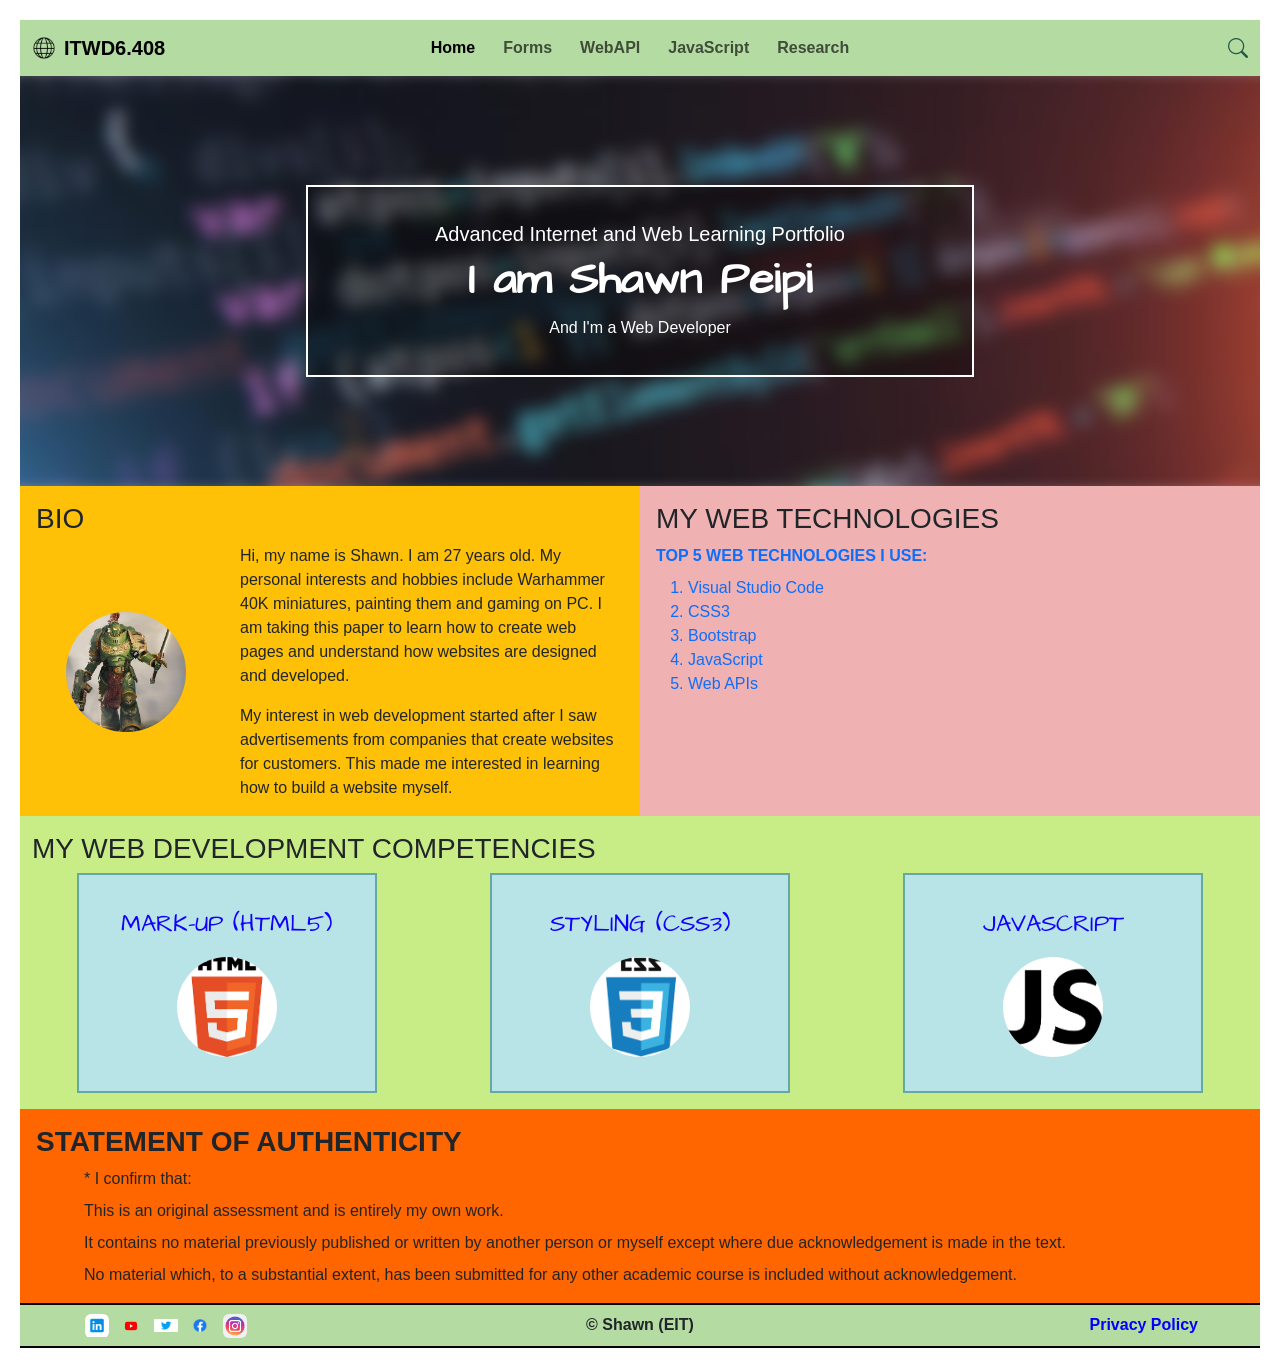
<file: index.html>
<!doctype html>
<html lang="en">

<head>
  <meta charset="utf-8">

  <!-- Makes the website resize correctly on mobile devices -->
  <meta name="viewport" content="width=device-width, initial-scale=1">

  <title>Assignment 1</title>

  <!-- Bootstrap CSS:
       Provides the responsive grid, spacing, colours and components -->
  <link href="https://cdn.jsdelivr.net/npm/bootstrap@5.3.8/dist/css/bootstrap.min.css" rel="stylesheet"
    integrity="sha384-sRIl4kxILFvY47J16cr9ZwB07vP4J8+LH7qKQnuqkuIAvNWLzeN8tE5YBujZqJLB" crossorigin="anonymous">

  <!-- Bootstrap Icons:
       Required for icons such as the search magnifier -->
  <link rel="stylesheet" href="https://cdn.jsdelivr.net/npm/bootstrap-icons@1.13.1/font/bootstrap-icons.min.css">

  <!-- Your custom CSS:
       This is placed after Bootstrap so your styles can override Bootstrap -->
  <link href="custom.css" rel="stylesheet">

  <link rel="preconnect" href="https://fonts.googleapis.com">
  <link rel="preconnect" href="https://fonts.gstatic.com" crossorigin>
  <link href="https://fonts.googleapis.com/css2?family=Architects+Daughter&display=swap" rel="stylesheet">

</head>

<body>

  <!-- =========================
       NAVIGATION BAR
  ========================== -->
    <!-- =========================
       NAVIGATION BAR
       The same links are used on desktop and inside the mobile hamburger menu.
  ========================== -->
  <header>
    <nav class="navbar navbar-expand-lg custom-navbar">
      <div class="container-fluid">

        <!-- Website logo/name links back to the Home page -->
        <a class="navbar-brand d-flex align-items-center" href="index.html">
          <img src="images/global.png" alt="Global logo" class="me-2 navbar-logo">
          ITWD6.408
        </a>

        <!-- Mobile hamburger button -->
        <button class="navbar-toggler" type="button"
          data-bs-toggle="collapse"
          data-bs-target="#navbarSupportedContent"
          aria-controls="navbarSupportedContent"
          aria-expanded="false"
          aria-label="Toggle navigation">
          <span class="navbar-toggler-icon"></span>
        </button>

        <!--
          This is the ONE navigation menu used by both desktop and mobile.
          Bootstrap collapses these links into the hamburger menu on small screens.
        -->
        <div class="collapse navbar-collapse justify-content-center" id="navbarSupportedContent">

          <ul class="navbar-nav justify-content-center mb-2 mb-lg-0">
          <li class="nav-item">
            <a class="nav-link active" aria-current="page" href="index.html">Home</a>
          </li>

          <li class="nav-item">
            <a class="nav-link" href="formpage.html">Forms</a>
          </li>

          <li class="nav-item">
            <a class="nav-link" href="webapi.html">WebAPI</a>
          </li>

          <li class="nav-item">
            <a class="nav-link" href="java.html">JavaScript</a>
          </li>

          <li class="nav-item">
            <a class="nav-link" href="research.html">Research</a>
          </li>
          </ul>

          <!-- Search icon -->
          <div class="ms-auto d-flex align-items-center">
            <a href="#" class="nav-link" aria-label="Search">
              <i class="bi bi-search fs-5"></i>
            </a>
          </div>

        </div>
      </div>
    </nav>
  </header>


  <main id="home">

    <!-- =========================
         HERO SECTION
    ========================== -->

    <!--
      container-fluid = full-width section
      d-flex = uses Flexbox
      justify-content-center = horizontal centring
      align-items-center = vertical centring
    -->
    <section id="hero" class="container-fluid d-flex justify-content-center align-items-center">

      <!--
        text-center = centres the text
        text-white = changes text to white
      -->
      <div class="hero-box text-center text-white">

        <h5>
          Advanced Internet and Web Learning Portfolio
        </h5>

        <!-- fw-bold makes the heading bold -->
        <h1 class="fw-bold">
          I am Shawn Peipi
        </h1>

        <p class="mb-0">
          And I'm a Web Developer
        </p>

      </div>
    </section>


    <!-- =========================
         BIO AND TECHNOLOGIES
    ========================== -->

    <!--
      container-fluid = full-width section
      p-0 = removes Bootstrap padding
    -->
    <section id="aboutme" class="container-fluid p-0">

      <!--
        row = creates a Bootstrap grid row
        g-0 = removes spacing between columns
      -->
      <div class="row g-0">

        <!--
          col-12 = full width on mobile
          col-md-6 = half width on medium screens and larger
          bg-warning = Bootstrap yellow background
          p-3 = padding on all sides
        -->
        <div class="col-12 col-md-6 bg-warning p-3">

          <h3 class="text-uppercase">
            Bio
          </h3>

          <!--
            row = nested Bootstrap row
            align-items-center = vertically centres the image and text
          -->
          <div class="row align-items-center">

            <!--
              col-12 = full width on very small screens
              col-sm-4 = four columns wide from small screens upwards
              text-center = centres the image
              mb-3 = bottom margin on mobile
              mb-sm-0 = removes bottom margin on larger screens
            -->
            <div class="col-12 col-sm-4 text-center mb-3 mb-sm-0">

              <!--
                img-fluid = makes the image responsive
                rounded-circle = makes the image circular
              -->
              <img src="images/profile.jpg" class="img-fluid rounded-circle profile-image" alt="Profile picture">
            </div>

            <!-- Bio text takes eight of the twelve columns -->
            <div class="col-12 col-sm-8">

              <p>
                Hi, my name is Shawn. I am 27 years old. My personal interests
                and hobbies include Warhammer 40K miniatures, painting them and
                gaming on PC. I am taking this paper to learn how to create web
                pages and understand how websites are designed and developed.
              </p>

              <p class="mb-0">
                My interest in web development started after I saw advertisements
                from companies that create websites for customers. This made me
                interested in learning how to build a website myself.
              </p>

            </div>
          </div>
        </div>


        <!-- MY WEB TECHNOLOGIES -->
        <div class="col-12 col-md-6 technologies-section p-3">

          <h3 class="text-uppercase">
            My Web Technologies
          </h3>

          <!--
            text-primary = Bootstrap blue
            fw-bold = bold
            text-uppercase = changes text to uppercase
            mb-2 = small bottom margin
          -->
          <p class="text-primary fw-bold text-uppercase mb-2">
            Top 5 Web Technologies I Use:
          </p>

          <!-- Ordered numbered list -->
          <ol class="text-primary">
            <li>Visual Studio Code</li>
            <li>CSS3</li>
            <li>Bootstrap</li>
            <li>JavaScript</li>
            <li>Web APIs</li>
          </ol>

        </div>
      </div>
    </section>


    <!-- =========================
         COMPETENCIES SECTION
    ========================== -->

    <!--
      container-fluid = full page width
      py-3 = vertical padding
    -->
    <section id="competencies" class="container-fluid py-3">

      <h3 class="text-uppercase">
        My Web Development Competencies
      </h3>

      <!--
        row = Bootstrap grid row
        g-4 = spacing between columns
        justify-content-center = centres the columns
      -->
      <div class="row g-4 justify-content-center">

        <!--
          col-12 = full width on mobile
          col-md-4 = one-third width on medium screens and larger
        -->
        <div class="col-12 col-md-4">

          <!-- mx-auto horizontally centres the flip box -->
          <div class="flip-box mx-auto">
            <div class="flip-box-inner">

              <div class="flip-box-front">
                <h4>MARK-UP (HTML5)</h4>

                <img src="images/html5.png" class="img-fluid competency-image" alt="HTML5 logo">
              </div>

              <div class="flip-box-back">
                <h4>HTML5</h4>

                <p>
                  HTML5 is used to create and organise the structure and content
                  of a webpage.
                </p>
              </div>

            </div>
          </div>
        </div>


        <!-- CSS3 FLIP BOX -->
        <div class="col-12 col-md-4">

          <div class="flip-box mx-auto">
            <div class="flip-box-inner">

              <div class="flip-box-front">
                <h4>STYLING (CSS3)</h4>

                <img src="images/css3.png" class="img-fluid competency-image" alt="CSS3 logo">
              </div>

              <div class="flip-box-back">
                <h4>CSS3</h4>

                <p>
                  CSS3 controls the colours, layout, fonts, spacing and appearance
                  of a webpage.
                </p>
              </div>

            </div>
          </div>
        </div>


        <!-- JAVASCRIPT FLIP BOX -->
        <div class="col-12 col-md-4">

          <div class="flip-box mx-auto">
            <div class="flip-box-inner">

              <div class="flip-box-front">
                <h4>JAVASCRIPT</h4>

                <img src="images/javascript.png" class="img-fluid competency-image" alt="JavaScript logo">
              </div>

              <div class="flip-box-back">
                <h4>JAVASCRIPT</h4>

                <p>
                  JavaScript adds interaction and dynamic behaviour to webpages.
                </p>
              </div>

            </div>
          </div>
        </div>

      </div>
    </section>


    <!-- =========================
         AUTHENTICITY SECTION
    ========================== -->

    <!--
      container-fluid = full width
      p-3 = padding on every side
    -->
    <section id="authenticity" class="container-fluid p-3">

      <!--
        fw-bold = bold
        text-uppercase = uppercase text
      -->
      <h3 class="fw-bold text-uppercase">
        Statement of Authenticity
      </h3>

      <!-- ps-5 adds left padding to indent the text -->
      <div class="ps-5">

        <!-- mb-2 adds bottom spacing -->
        <p class="mb-2">
          * I confirm that:
        </p>

        <p class="mb-2">
          This is an original assessment and is entirely my own work.
        </p>

        <p class="mb-2">
          It contains no material previously published or written by another
          person or myself except where due acknowledgement is made in the text.
        </p>

        <!-- mb-0 removes the margin under the last paragraph -->
        <p class="mb-0">
          No material which, to a substantial extent, has been submitted for any
          other academic course is included without acknowledgement.
        </p>

      </div>
    </section>

  </main>


  <!-- =========================
       FOOTER
  ========================== -->

  <!--
    container-fluid = full width
    footer-bg = custom footer styling
    py-2 = vertical padding
  -->
  <footer class="footer-bg py-2">

    <div class="container">

      <div class="row align-items-center">

        <!--
        Social icons:
        Full width on small screens.
        Four columns on medium and larger screens.
      -->
        <div class="col-12 col-md-4 order-1 text-center text-md-start mb-3 mb-md-0">

          <a href="#" aria-label="LinkedIn">
            <img src="images/linkedin.png" class="rounded social-icon" alt="LinkedIn logo">
          </a>

          <a href="#" aria-label="YouTube">
            <img src="images/youtube.png" class="rounded social-icon" alt="YouTube logo">
          </a>

          <a href="#" aria-label="Twitter">
            <img src="images/twitter.png" class="rounded social-icon" alt="Twitter logo">
          </a>

          <a href="#" aria-label="Facebook">
            <img src="images/facebook.png" class="rounded social-icon" alt="Facebook logo">
          </a>

          <a href="#" aria-label="Instagram">
            <img src="images/instagram.png" class="rounded social-icon" alt="Instagram logo">
          </a>

        </div>

        <!--
        Copyright:
        Six columns on small screens.
        Four columns on medium and larger screens.
      -->
        <div class="col-6 col-md-4 order-2 text-end">
          <strong>&copy; Shawn (EIT)</strong>
        </div>

        <!--
        Privacy policy:
        Six columns on small screens.
        Four columns on medium and larger screens.
      -->
        <div class="col-6 col-md-4 order-3 text-start text-md-end">
          <a href="#">Privacy Policy</a>
        </div>
      </div>

    </div>

  </footer>





  <!-- Bootstrap JavaScript
       Required for the mobile hamburger menu -->
  <script src="https://cdn.jsdelivr.net/npm/bootstrap@5.3.8/dist/js/bootstrap.bundle.min.js"></script>

</body>

</html>
</file>
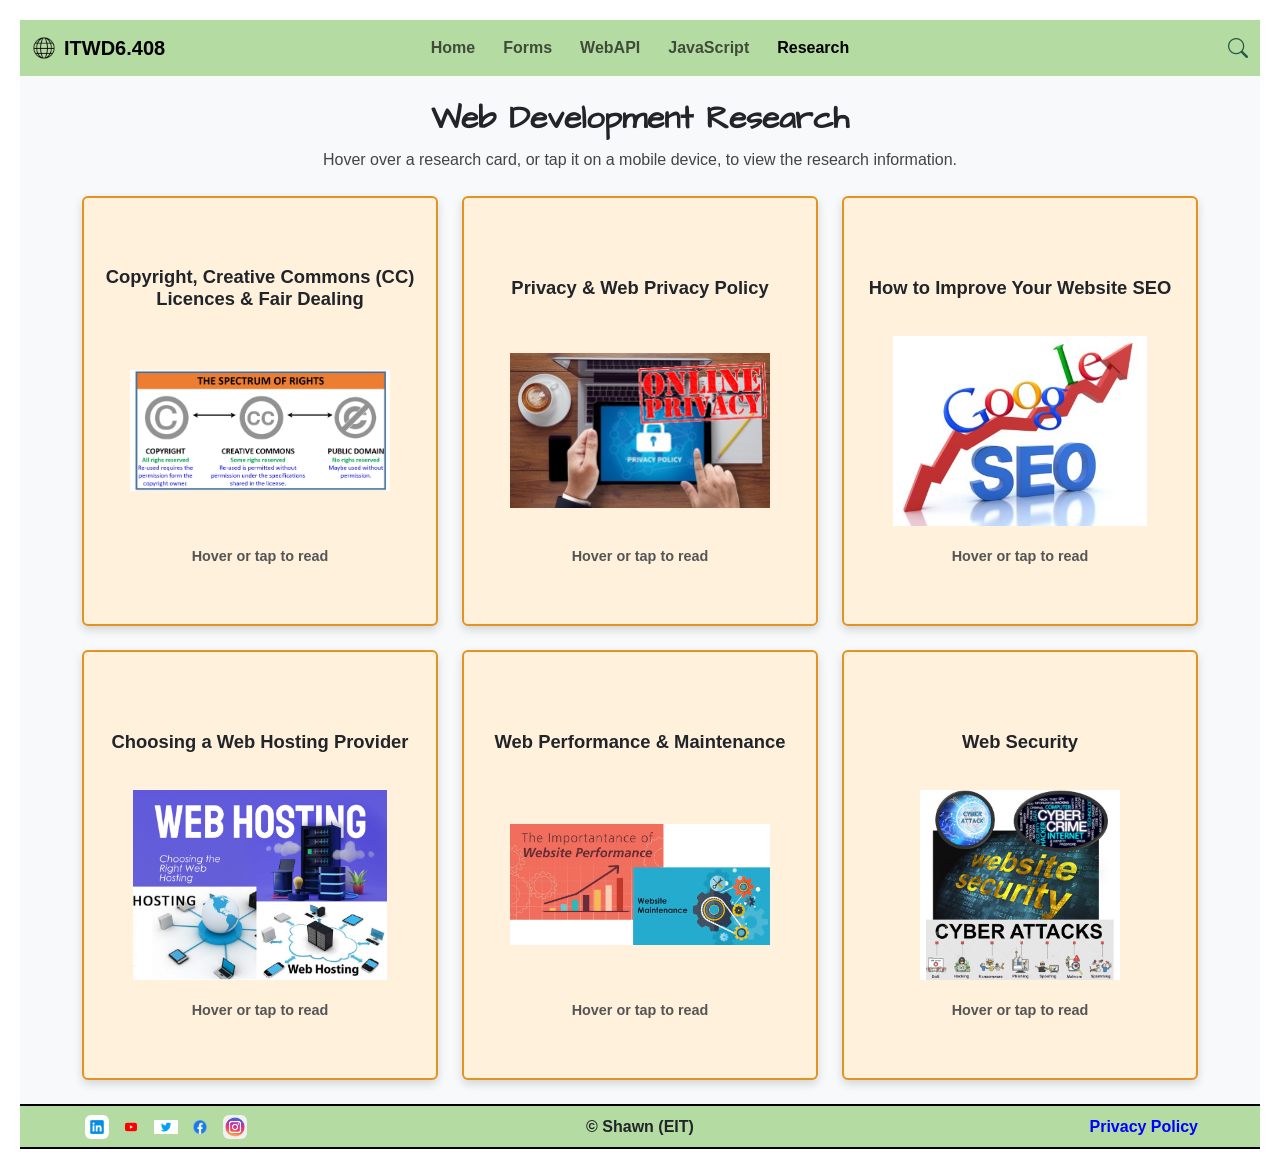
<file: research.html>
<!doctype html>
<html lang="en">

<head>
    <meta charset="utf-8">

    <!-- Makes the website resize correctly on mobile devices -->
    <meta name="viewport" content="width=device-width, initial-scale=1">

    <title>Research | ITWD6.408</title>

    <!-- Bootstrap CSS -->
    <link href="https://cdn.jsdelivr.net/npm/bootstrap@5.3.8/dist/css/bootstrap.min.css" rel="stylesheet"
        integrity="sha384-sRIl4kxILFvY47J16cr9ZwB07vP4J8+LH7qKQnuqkuIAvNWLzeN8tE5YBujZqJLB" crossorigin="anonymous">

    <!-- Bootstrap Icons -->
    <link rel="stylesheet" href="https://cdn.jsdelivr.net/npm/bootstrap-icons@1.13.1/font/bootstrap-icons.min.css">

    <!-- Custom CSS -->
    <link href="custom.css" rel="stylesheet">

    <!-- Google Font -->
    <link rel="preconnect" href="https://fonts.googleapis.com">
    <link rel="preconnect" href="https://fonts.gstatic.com" crossorigin>

    <link href="https://fonts.googleapis.com/css2?family=Architects+Daughter&display=swap" rel="stylesheet">

</head>

<body>


    <!-- =====================================================
         NAVIGATION BAR
    ====================================================== -->

    <header>

        <nav class="navbar navbar-expand-lg custom-navbar">

            <div class="container-fluid">


                <!-- Website logo -->
                <a class="navbar-brand d-flex align-items-center" href="index.html">

                    <img src="images/global.png" alt="Global logo" class="me-2 navbar-logo">

                    ITWD6.408

                </a>


                <!-- Mobile hamburger button -->
                <button class="navbar-toggler" type="button" data-bs-toggle="collapse"
                    data-bs-target="#navbarSupportedContent" aria-controls="navbarSupportedContent"
                    aria-expanded="false" aria-label="Toggle navigation">

                    <span class="navbar-toggler-icon"></span>

                </button>


                <!-- Navigation links -->
                <div class="collapse navbar-collapse justify-content-center" id="navbarSupportedContent">

                    <ul class="navbar-nav justify-content-center mb-2 mb-lg-0">


                        <li class="nav-item">

                            <a class="nav-link" href="index.html">

                                Home

                            </a>

                        </li>


                        <li class="nav-item">

                            <a class="nav-link" href="formpage.html">

                                Forms

                            </a>

                        </li>


                        <li class="nav-item">

                            <a class="nav-link" href="webapi.html">

                                WebAPI

                            </a>

                        </li>


                        <li class="nav-item">

                            <a class="nav-link" href="java.html">

                                JavaScript

                            </a>

                        </li>


                        <li class="nav-item">

                            <a class="nav-link active" aria-current="page" href="research.html">

                                Research

                            </a>

                        </li>

                    </ul>


                    <!-- Search icon -->
                    <div class="ms-auto d-flex align-items-center">

                        <a href="#" class="nav-link" aria-label="Search">

                            <i class="bi bi-search fs-5"></i>

                        </a>

                    </div>


                </div>

            </div>

        </nav>

    </header>



    <!-- =====================================================
         RESEARCH SECTION
    ====================================================== -->

    <main class="research-section py-4">

        <div class="container">


            <!-- Page heading -->
            <div class="text-center mb-4">

                <h1 class="research-main-title">
                    Web Development Research
                </h1>

                <p class="research-intro">

                    Hover over a research card, or tap it on a mobile device,
                    to view the research information.

                </p>

            </div>



            <!-- =====================================================
                 BOOTSTRAP RESPONSIVE GRID

                 Desktop = 3 cards per row
                 Tablet  = 2 cards per row
                 Mobile  = 1 card per row
            ====================================================== -->

            <div class="row g-4 research-row">



                <!-- =================================================
                     CARD 1
                     COPYRIGHT / CREATIVE COMMONS
                ================================================== -->

                <div class="col-12 col-md-6 col-lg-4 d-flex">

                    <div class="research-flip-card" tabindex="0">

                        <div class="research-flip-inner">


                            <!-- Front of card -->
                            <div class="research-flip-front">

                                <h2>
                                    Copyright, Creative Commons (CC)
                                    Licences & Fair Dealing
                                </h2>

                                <img src="images/research-copyright.jpg" alt="Copyright and Creative Commons"
                                    loading="lazy">

                                <p class="flip-message">
                                    Hover or tap to read
                                </p>

                            </div>



                            <!-- Back of card -->
                            <div class="research-flip-back">

                                <h2>
                                    Copyright & Creative Commons
                                </h2>


                                <p>
                                    Copyright protects original works such as
                                    text, images, music, videos, artwork and
                                    computer programs.
                                </p>


                                <ol>

                                    <li>
                                        <strong>Copyright:</strong>
                                        Copyright protection generally applies
                                        automatically when an original work is
                                        created.
                                    </li>

                                    <li>
                                        <strong>Attribution (BY):</strong>
                                        A person using the work must give
                                        appropriate credit to the creator.
                                    </li>

                                    <li>
                                        <strong>ShareAlike (SA):</strong>
                                        Adapted material must be shared under
                                        the same licence.
                                    </li>

                                    <li>
                                        <strong>NonCommercial (NC):</strong>
                                        The material cannot be used primarily
                                        for commercial purposes.
                                    </li>

                                    <li>
                                        <strong>NoDerivatives (ND):</strong>
                                        The work may be copied and shared but
                                        modified versions cannot be distributed.
                                    </li>

                                    <li>
                                        <strong>Fair dealing in New Zealand:</strong>
                                        Copyright law allows certain limited
                                        uses of copyrighted material for purposes
                                        such as criticism, review, news reporting,
                                        research and private study.
                                    </li>

                                </ol>


                                <div class="research-reference">

                                    <strong>References:</strong>

                                    <br>

                                    <a href="https://creativecommons.org/share-your-work/cclicenses/" target="_blank"
                                        rel="noopener noreferrer">

                                        Creative Commons Licences

                                    </a>

                                    <br>

                                    <a href="https://www.legislation.govt.nz/act/public/1994/0143/latest/DLM345634.html"
                                        target="_blank" rel="noopener noreferrer">

                                        NZ Copyright Act 1994

                                    </a>

                                </div>

                            </div>

                        </div>

                    </div>

                </div>



                <!-- =================================================
                     CARD 2
                     PRIVACY
                ================================================== -->

                <div class="col-12 col-md-6 col-lg-4 d-flex">

                    <div class="research-flip-card" id="privacy-policy" tabindex="0">

                        <div class="research-flip-inner">


                            <!-- Front -->
                            <div class="research-flip-front">

                                <h2>
                                    Privacy & Web Privacy Policy
                                </h2>

                                <img src="images/privacy policy.jpg" alt="Online privacy and privacy policy"
                                    loading="lazy">

                                <p class="flip-message">
                                    Hover or tap to read
                                </p>

                            </div>



                            <!-- Back -->
                            <div class="research-flip-back">

                                <h2>
                                    Privacy & Privacy Policy
                                </h2>


                                <p>
                                    A privacy policy explains how a website
                                    collects, stores, uses and protects personal
                                    information.
                                </p>


                                <p>
                                    <strong>
                                        New Zealand's 13 Privacy Principles:
                                    </strong>
                                </p>


                                <ol>

                                    <li>
                                        Purpose for collecting personal
                                        information.
                                    </li>

                                    <li>
                                        Source of personal information.
                                    </li>

                                    <li>
                                        Collection of information from the
                                        individual.
                                    </li>

                                    <li>
                                        Manner in which information is
                                        collected.
                                    </li>

                                    <li>
                                        Storage and security of personal
                                        information.
                                    </li>

                                    <li>
                                        Access to personal information.
                                    </li>

                                    <li>
                                        Correction of personal information.
                                    </li>

                                    <li>
                                        Checking accuracy before information
                                        is used.
                                    </li>

                                    <li>
                                        Personal information should not be kept
                                        longer than necessary.
                                    </li>

                                    <li>
                                        Limits on the use of personal
                                        information.
                                    </li>

                                    <li>
                                        Limits on disclosure of personal
                                        information.
                                    </li>

                                    <li>
                                        Disclosure of personal information
                                        outside New Zealand.
                                    </li>

                                    <li>
                                        Rules relating to unique identifiers.
                                    </li>

                                </ol>


                                <p>
                                    <strong>
                                        Privacy Policy for this website:
                                    </strong>
                                </p>

                                <p>
                                    This website does not intentionally collect
                                    personal information unless it is supplied
                                    by a user through a form. Information
                                    provided through a form will only be used
                                    for the purpose for which it was submitted.
                                    Personal information will not be sold to
                                    third parties and reasonable steps will be
                                    taken to protect information that is
                                    collected.
                                </p>


                                <div class="research-reference">

                                    <strong>Reference:</strong>

                                    <br>

                                    <a href="https://www.privacy.org.nz/privacy-act-2020/privacy-principles/"
                                        target="_blank" rel="noopener noreferrer">

                                        Office of the Privacy Commissioner NZ

                                    </a>

                                </div>

                            </div>

                        </div>

                    </div>

                </div>



                <!-- =================================================
                     CARD 3
                     SEARCH ENGINE OPTIMISATION
                ================================================== -->

                <div class="col-12 col-md-6 col-lg-4 d-flex">

                    <div class="research-flip-card" tabindex="0">

                        <div class="research-flip-inner">


                            <!-- Front -->
                            <div class="research-flip-front">

                                <h2>
                                    How to Improve Your Website SEO
                                </h2>

                                <img src="images/SEO image.jpg" alt="Search Engine Optimisation" loading="lazy">

                                <p class="flip-message">
                                    Hover or tap to read
                                </p>

                            </div>



                            <!-- Back -->
                            <div class="research-flip-back">

                                <h2>
                                    Search Engine Optimisation
                                </h2>


                                <p>
                                    Search Engine Optimisation (SEO) helps
                                    search engines understand a website and can
                                    improve its visibility in search results.
                                </p>


                                <ol>

                                    <li>
                                        <strong>Use relevant keywords:</strong>
                                        Include words that users are likely to
                                        search for in titles, headings and
                                        content.
                                    </li>

                                    <li>
                                        <strong>Create quality content:</strong>
                                        Publish useful, original and relevant
                                        information.
                                    </li>

                                    <li>
                                        <strong>Use descriptive page titles:</strong>
                                        Give each page a meaningful
                                        <code>&lt;title&gt;</code>.
                                    </li>

                                    <li>
                                        <strong>Use headings correctly:</strong>
                                        Use headings such as
                                        <code>&lt;h1&gt;</code>,
                                        <code>&lt;h2&gt;</code> and
                                        <code>&lt;h3&gt;</code>.
                                    </li>

                                    <li>
                                        <strong>Add image alt text:</strong>
                                        Descriptive alternative text improves
                                        accessibility and helps explain images.
                                    </li>

                                    <li>
                                        <strong>Improve website speed:</strong>
                                        Faster loading improves the user's
                                        experience.
                                    </li>

                                    <li>
                                        <strong>Make the website responsive:</strong>
                                        The website should work correctly on
                                        desktops, tablets and phones.
                                    </li>

                                </ol>


                                <div class="research-reference">

                                    <strong>Reference:</strong>

                                    <br>

                                    <a href="https://developers.google.com/search/docs/fundamentals/seo-starter-guide"
                                        target="_blank" rel="noopener noreferrer">

                                        Google SEO Starter Guide

                                    </a>

                                </div>

                            </div>

                        </div>

                    </div>

                </div>



                <!-- =================================================
                     CARD 4
                     WEB PUBLISHING / HOSTING
                ================================================== -->

                <div class="col-12 col-md-6 col-lg-4 d-flex">

                    <div class="research-flip-card" tabindex="0">

                        <div class="research-flip-inner">


                            <!-- Front -->
                            <div class="research-flip-front">

                                <h2>
                                    Choosing a Web Hosting Provider
                                </h2>

                                <img src="images/web hosting.jpg" alt="Web hosting" loading="lazy">

                                <p class="flip-message">
                                    Hover or tap to read
                                </p>

                            </div>



                            <!-- Back -->
                            <div class="research-flip-back">

                                <h2>
                                    Web Publishing & Hosting
                                </h2>


                                <p>
                                    Web hosting stores website files on a server
                                    so that the website can be accessed through
                                    the Internet.
                                </p>


                                <ol>

                                    <li>
                                        <strong>Reliability:</strong>
                                        Choose a provider that offers high
                                        uptime and dependable servers.
                                    </li>

                                    <li>
                                        <strong>Performance:</strong>
                                        Fast servers and suitable locations can
                                        improve loading times.
                                    </li>

                                    <li>
                                        <strong>Security:</strong>
                                        Look for HTTPS/SSL support, backups,
                                        malware protection and security tools.
                                    </li>

                                    <li>
                                        <strong>Technical support:</strong>
                                        Reliable customer support is important
                                        when technical problems occur.
                                    </li>

                                    <li>
                                        <strong>Price:</strong>
                                        Compare initial prices, renewal prices
                                        and included features.
                                    </li>

                                    <li>
                                        <strong>Storage and bandwidth:</strong>
                                        The hosting plan should provide enough
                                        resources for the website.
                                    </li>

                                    <li>
                                        <strong>Scalability:</strong>
                                        The hosting plan should be able to grow
                                        as traffic increases.
                                    </li>

                                </ol>


                                <div class="research-reference">

                                    <strong>Reference:</strong>

                                    <br>

                                    <a href="https://developer.mozilla.org/en-US/docs/Learn_web_development/Getting_started/Environment_setup/Publishing_your_website"
                                        target="_blank" rel="noopener noreferrer">

                                        MDN - Publishing Your Website

                                    </a>

                                </div>

                            </div>

                        </div>

                    </div>

                </div>



                <!-- =================================================
                     CARD 5
                     WEB PERFORMANCE & MAINTENANCE
                ================================================== -->

                <div class="col-12 col-md-6 col-lg-4 d-flex">

                    <div class="research-flip-card" tabindex="0">

                        <div class="research-flip-inner">


                            <!-- Front -->
                            <div class="research-flip-front">

                                <h2>
                                    Web Performance & Maintenance
                                </h2>

                                <!--
                                    IMPORTANT:
                                    The image was renamed so the filename has
                                    no spaces. This helps avoid filename/path
                                    problems.
                                -->
                                <img src="images/webperformance.jpg"
                                    alt="Website performance and maintenance" loading="lazy">

                                <p class="flip-message">
                                    Hover or tap to read
                                </p>

                            </div>



                            <!-- Back -->
                            <div class="research-flip-back">

                                <h2>
                                    Web Performance & Maintenance
                                </h2>


                                <p>
                                    <strong>
                                        Ways to reduce page loading time:
                                    </strong>
                                </p>


                                <ol>

                                    <li>
                                        Compress and resize large images.
                                    </li>

                                    <li>
                                        Minify CSS and JavaScript files.
                                    </li>

                                    <li>
                                        Reduce unnecessary HTTP requests.
                                    </li>

                                    <li>
                                        Use browser caching.
                                    </li>

                                    <li>
                                        Use lazy loading for images and media.
                                    </li>

                                </ol>


                                <p>
                                    <strong>
                                        Important website maintenance tasks:
                                    </strong>
                                </p>


                                <ol>

                                    <li>
                                        Regularly update website content.
                                    </li>

                                    <li>
                                        Check for and repair broken links.
                                    </li>

                                    <li>
                                        Keep website software and libraries
                                        updated.
                                    </li>

                                    <li>
                                        Create regular website backups.
                                    </li>

                                    <li>
                                        Monitor website performance, security
                                        and errors.
                                    </li>

                                </ol>


                                <div class="research-reference">

                                    <strong>Reference:</strong>

                                    <br>

                                    <a href="https://web.dev/learn/performance/" target="_blank"
                                        rel="noopener noreferrer">

                                        web.dev - Web Performance

                                    </a>

                                </div>

                            </div>

                        </div>

                    </div>

                </div>



                <!-- =================================================
                     CARD 6
                     WEB SECURITY
                ================================================== -->

                <div class="col-12 col-md-6 col-lg-4 d-flex">

                    <div class="research-flip-card" tabindex="0">

                        <div class="research-flip-inner">


                            <!-- Front -->
                            <div class="research-flip-front">

                                <h2>
                                    Web Security
                                </h2>

                                <img src="images/cyber security.jpg" alt="Website cyber security" loading="lazy">

                                <p class="flip-message">
                                    Hover or tap to read
                                </p>

                            </div>



                            <!-- Back -->
                            <div class="research-flip-back">

                                <h2>
                                    Common Web Security Threats
                                </h2>


                                <ol>

                                    <li>

                                        <strong>Phishing:</strong>

                                        Fake emails or websites attempt to steal
                                        passwords or personal information.

                                        <br>

                                        <strong>Prevention:</strong>

                                        Check links carefully and use
                                        multi-factor authentication.

                                    </li>


                                    <li>

                                        <strong>SQL Injection:</strong>

                                        Attackers enter malicious SQL commands
                                        into website inputs.

                                        <br>

                                        <strong>Prevention:</strong>

                                        Use parameterised queries and validate
                                        user input.

                                    </li>


                                    <li>

                                        <strong>
                                            Cross-Site Scripting (XSS):
                                        </strong>

                                        Malicious JavaScript can be injected
                                        into web pages.

                                        <br>

                                        <strong>Prevention:</strong>

                                        Validate and safely encode
                                        user-controlled information.

                                    </li>


                                    <li>

                                        <strong>Brute-force attacks:</strong>

                                        Attackers repeatedly try different
                                        passwords.

                                        <br>

                                        <strong>Prevention:</strong>

                                        Use strong passwords, multi-factor
                                        authentication and login rate limits.

                                    </li>


                                    <li>

                                        <strong>Malware:</strong>

                                        Malicious software may damage website
                                        files or compromise web servers.

                                        <br>

                                        <strong>Prevention:</strong>

                                        Keep software updated, monitor systems
                                        and create regular backups.

                                    </li>

                                </ol>


                                <div class="research-reference">

                                    <strong>References:</strong>

                                    <br>

                                    <a href="https://owasp.org/www-project-top-ten/" target="_blank"
                                        rel="noopener noreferrer">

                                        OWASP Top 10

                                    </a>

                                    <br>

                                    <a href="https://www.cert.govt.nz/" target="_blank" rel="noopener noreferrer">

                                        CERT NZ

                                    </a>

                                </div>

                            </div>

                        </div>

                    </div>

                </div>


            </div>

        </div>

    </main>



    <!-- =====================================================
         FOOTER
    ====================================================== -->

    <footer class="footer-bg py-2">

        <div class="container">

            <div class="row align-items-center">


                <!-- Social media icons -->
                <div class="col-12 col-md-4 order-1
                    text-center text-md-start mb-3 mb-md-0">


                    <a href="#" aria-label="LinkedIn">

                        <img src="images/linkedin.png" class="rounded social-icon" alt="LinkedIn logo">

                    </a>


                    <a href="#" aria-label="YouTube">

                        <img src="images/youtube.png" class="rounded social-icon" alt="YouTube logo">

                    </a>


                    <a href="#" aria-label="Twitter">

                        <img src="images/twitter.png" class="rounded social-icon" alt="Twitter logo">

                    </a>


                    <a href="#" aria-label="Facebook">

                        <img src="images/facebook.png" class="rounded social-icon" alt="Facebook logo">

                    </a>


                    <a href="#" aria-label="Instagram">

                        <img src="images/instagram.png" class="rounded social-icon" alt="Instagram logo">

                    </a>

                </div>



                <!-- Copyright -->
                <div class="col-6 col-md-4 order-2 text-end">

                    <strong>
                        &copy; Shawn (EIT)
                    </strong>

                </div>



                <!-- Privacy policy -->
                <div class="col-6 col-md-4 order-3
                    text-start text-md-end">

                    <a href="#privacy-policy">
                        Privacy Policy
                    </a>

                </div>


            </div>

        </div>

    </footer>



    <!-- =====================================================
         BOOTSTRAP JAVASCRIPT
    ====================================================== -->

    <script src="https://cdn.jsdelivr.net/npm/bootstrap@5.3.8/dist/js/bootstrap.bundle.min.js"
        integrity="sha384-FKyoEForCGlyvwx9Hj09JcYn3nv7wiPVlz7YYwJrWVcXK/BmnVDxM+D2scQbITxI" crossorigin="anonymous">
        </script>



    <!-- =====================================================
         RESEARCH FLIP CARD JAVASCRIPT
    ====================================================== -->

    <script>

        // Select every research flip card
        const researchCards =
            document.querySelectorAll(".research-flip-card");


        // Add click/tap behaviour to every card
        researchCards.forEach(function (card) {


            card.addEventListener("click", function (event) {


                /*
                    If the user clicks a reference link,
                    do not flip the card.
                    Allow the hyperlink to open normally.
                */
                if (event.target.closest("a")) {
                    return;
                }


                // Flip or unflip the selected card
                card.classList.toggle("flipped");

            });



            /*
                Keyboard accessibility.

                Pressing Enter or Space also flips a card.
            */
            card.addEventListener("keydown", function (event) {


                if (event.key === "Enter" ||
                    event.key === " ") {


                    event.preventDefault();


                    card.classList.toggle("flipped");

                }

            });

        });

    </script>


</body>

</html>
</file>
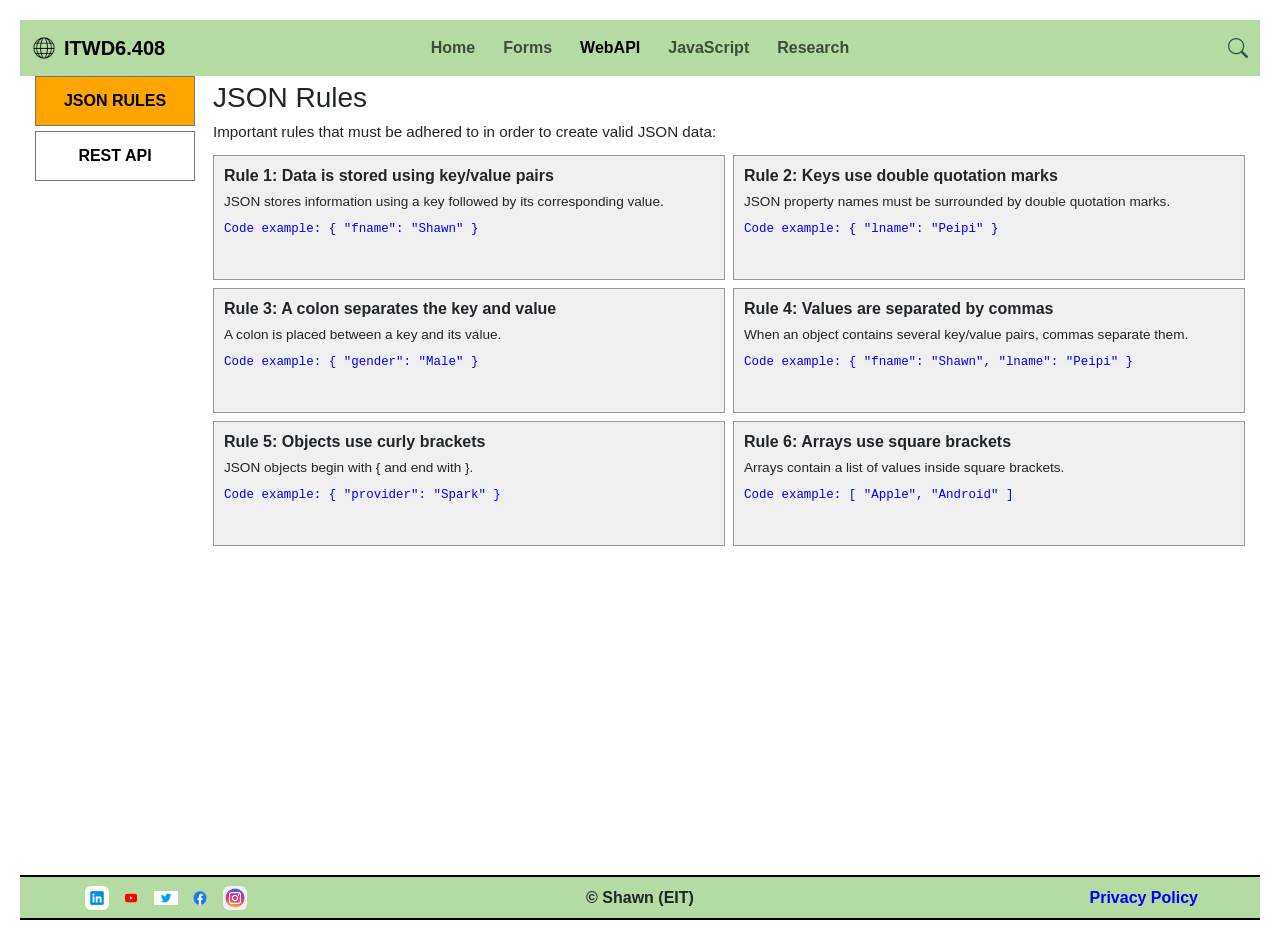
<file: webapi.html>
<!doctype html>

<html lang="en">

<head>

    <meta charset="utf-8">

    <!-- Makes website responsive on phones/tablets -->
    <meta name="viewport" content="width=device-width, initial-scale=1">

    <title>Web API | ITWD6.408</title>


    <!-- =====================================================
         BOOTSTRAP CSS
    ====================================================== -->

    <link
        href="https://cdn.jsdelivr.net/npm/bootstrap@5.3.8/dist/css/bootstrap.min.css"
        rel="stylesheet"
        integrity="sha384-sRIl4kxILFvY47J16cr9ZwB07vP4J8+LH7qKQnuqkuIAvNWLzeN8tE5YBujZqJLB"
        crossorigin="anonymous">


    <!-- Bootstrap Icons -->
    <link
        rel="stylesheet"
        href="https://cdn.jsdelivr.net/npm/bootstrap-icons@1.13.1/font/bootstrap-icons.min.css">


    <!-- Custom CSS -->
    <link href="custom.css" rel="stylesheet">


    <!-- Google Font -->
    <link rel="preconnect" href="https://fonts.googleapis.com">

    <link
        rel="preconnect"
        href="https://fonts.gstatic.com"
        crossorigin>

    <link
        href="https://fonts.googleapis.com/css2?family=Architects+Daughter&display=swap"
        rel="stylesheet">

</head>


<body class="webapi-body">


    <!-- =====================================================
         NAVIGATION BAR
    ====================================================== -->

    <header>

        <nav class="navbar navbar-expand-lg custom-navbar">

            <div class="container-fluid">


                <!-- Website logo -->
                <a
                    class="navbar-brand d-flex align-items-center"
                    href="index.html">

                    <img
                        src="images/global.png"
                        alt="Global logo"
                        class="me-2 navbar-logo">

                    ITWD6.408

                </a>


                <!-- Mobile hamburger button -->
                <button
                    class="navbar-toggler"
                    type="button"
                    data-bs-toggle="collapse"
                    data-bs-target="#navbarSupportedContent"
                    aria-controls="navbarSupportedContent"
                    aria-expanded="false"
                    aria-label="Toggle navigation">

                    <span class="navbar-toggler-icon"></span>

                </button>


                <!-- Navigation links -->
                <div
                    class="collapse navbar-collapse justify-content-center"
                    id="navbarSupportedContent">

                    <ul class="navbar-nav justify-content-center mb-2 mb-lg-0">


                        <li class="nav-item">

                            <a
                                class="nav-link"
                                href="index.html">

                                Home

                            </a>

                        </li>


                        <li class="nav-item">

                            <a
                                class="nav-link"
                                href="formpage.html">

                                Forms

                            </a>

                        </li>


                        <li class="nav-item">

                            <a
                                class="nav-link active"
                                aria-current="page"
                                href="webapi.html">

                                WebAPI

                            </a>

                        </li>


                        <li class="nav-item">

                            <a
                                class="nav-link"
                                href="java.html">

                                JavaScript

                            </a>

                        </li>


                        <li class="nav-item">

                            <a
                                class="nav-link"
                                href="research.html">

                                Research

                            </a>

                        </li>

                    </ul>


                    <!-- Search icon -->
                    <div class="ms-auto d-flex align-items-center">

                        <a
                            href="#"
                            class="nav-link"
                            aria-label="Search">

                            <i class="bi bi-search fs-5"></i>

                        </a>

                    </div>

                </div>

            </div>

        </nav>

    </header>



    <!-- =====================================================
         WEB API MAIN CONTENT
    ====================================================== -->

    <main class="webapi-main">


        <!-- =================================================
             LEFT MENU
        ================================================== -->

        <aside class="webapi-menu">


            <button
                id="jsonButton"
                class="api-btn active"
                type="button">

                JSON RULES

            </button>


            <button
                id="restButton"
                class="api-btn"
                type="button">

                REST API

            </button>


        </aside>



        <!-- =================================================
             RIGHT CONTENT
        ================================================== -->

        <div class="webapi-content">


            <!-- =================================================
                 JSON RULES SECTION
            ================================================== -->

            <section id="jsonSection">


                <h1 class="webapi-title">
                    JSON Rules
                </h1>


                <p class="webapi-description">

                    Important rules that must be adhered to in order
                    to create valid JSON data:

                </p>



                <!-- =============================================
                     JSON RULE GRID

                     Computer = 2 rectangular boxes per row
                     Mobile = 1 box per row
                ============================================== -->

                <div class="json-rules-grid">


                    <!-- =========================================
                         RULE 1
                    ========================================== -->

                    <article class="json-rule">

                        <h2>
                            Rule 1: Data is stored using key/value pairs
                        </h2>

                        <p>
                            JSON stores information using a key followed
                            by its corresponding value.
                        </p>

                        <p class="code-example">
                            Code example: { "fname": "Shawn" }
                        </p>

                    </article>



                    <!-- =========================================
                         RULE 2
                    ========================================== -->

                    <article class="json-rule">

                        <h2>
                            Rule 2: Keys use double quotation marks
                        </h2>

                        <p>
                            JSON property names must be surrounded
                            by double quotation marks.
                        </p>

                        <p class="code-example">
                            Code example: { "lname": "Peipi" }
                        </p>

                    </article>



                    <!-- =========================================
                         RULE 3
                    ========================================== -->

                    <article class="json-rule">

                        <h2>
                            Rule 3: A colon separates the key and value
                        </h2>

                        <p>
                            A colon is placed between a key and its value.
                        </p>

                        <p class="code-example">
                            Code example: { "gender": "Male" }
                        </p>

                    </article>



                    <!-- =========================================
                         RULE 4
                    ========================================== -->

                    <article class="json-rule">

                        <h2>
                            Rule 4: Values are separated by commas
                        </h2>

                        <p>
                            When an object contains several key/value
                            pairs, commas separate them.
                        </p>

                        <p class="code-example">
                            Code example:
                            { "fname": "Shawn", "lname": "Peipi" }
                        </p>

                    </article>



                    <!-- =========================================
                         RULE 5
                    ========================================== -->

                    <article class="json-rule">

                        <h2>
                            Rule 5: Objects use curly brackets
                        </h2>

                        <p>
                            JSON objects begin with { and end with }.
                        </p>

                        <p class="code-example">
                            Code example: { "provider": "Spark" }
                        </p>

                    </article>



                    <!-- =========================================
                         RULE 6
                    ========================================== -->

                    <article class="json-rule">

                        <h2>
                            Rule 6: Arrays use square brackets
                        </h2>

                        <p>
                            Arrays contain a list of values inside
                            square brackets.
                        </p>

                        <p class="code-example">
                            Code example: [ "Apple", "Android" ]
                        </p>

                    </article>


                </div>

            </section>



            <!-- =================================================
                 REST API SECTION
            ================================================== -->

            <section
                id="restSection"
                class="d-none">


                <h1 class="webapi-title">

                    List of submitted data (on Forms page)

                </h1>


                <p class="webapi-description">

                    The data below is retrieved from the
                    Supabase REST API.

                </p>


                <!-- Refresh button -->
                <button
                    id="refreshButton"
                    class="btn btn-secondary mb-3"
                    type="button">

                    <i class="bi bi-arrow-clockwise"></i>

                    Refresh Data

                </button>


                <!-- Supabase data goes here -->
                <div id="raw-data">

                    <div class="alert alert-info">

                        Click REST API to load submitted data.

                    </div>

                </div>


            </section>


        </div>

    </main>



    <!-- =====================================================
         FOOTER
    ====================================================== -->

    <footer class="footer-bg py-2">


        <div class="container">


            <div class="row align-items-center">


                <!-- Social media icons -->
                <div
                    class="col-12 col-md-4 order-1
                    text-center text-md-start mb-3 mb-md-0">


                    <a
                        href="#"
                        aria-label="LinkedIn">

                        <img
                            src="images/linkedin.png"
                            class="rounded social-icon"
                            alt="LinkedIn logo">

                    </a>


                    <a
                        href="#"
                        aria-label="YouTube">

                        <img
                            src="images/youtube.png"
                            class="rounded social-icon"
                            alt="YouTube logo">

                    </a>


                    <a
                        href="#"
                        aria-label="Twitter">

                        <img
                            src="images/twitter.png"
                            class="rounded social-icon"
                            alt="Twitter logo">

                    </a>


                    <a
                        href="#"
                        aria-label="Facebook">

                        <img
                            src="images/facebook.png"
                            class="rounded social-icon"
                            alt="Facebook logo">

                    </a>


                    <a
                        href="#"
                        aria-label="Instagram">

                        <img
                            src="images/instagram.png"
                            class="rounded social-icon"
                            alt="Instagram logo">

                    </a>


                </div>



                <!-- Copyright -->
                <div
                    class="col-6 col-md-4 order-2 text-end">

                    <strong>
                        &copy; Shawn (EIT)
                    </strong>

                </div>



                <!-- Privacy policy -->
                <div
                    class="col-6 col-md-4 order-3
                    text-start text-md-end">

                    <a href="research.html#privacy-policy">

                        Privacy Policy

                    </a>

                </div>


            </div>

        </div>

    </footer>



    <!-- =====================================================
         BOOTSTRAP JAVASCRIPT
    ====================================================== -->

    <script
        src="https://cdn.jsdelivr.net/npm/bootstrap@5.3.8/dist/js/bootstrap.bundle.min.js"
        integrity="sha384-FKyoEForCGlyvwx9Hj09JcYn3nv7wiPVlz7YYwJrWVcXK/BmnVDxM+D2scQbITxI"
        crossorigin="anonymous">
    </script>



    <!-- =====================================================
         WEB API JAVASCRIPT
    ====================================================== -->

    <script>


        // =====================================================
        // SUPABASE INFORMATION
        // =====================================================

        const supabaseApiUrl =
            "https://utboewzqywmyajznylwj.supabase.co";


        const supabaseKey =
            "sb_publishable_4Sv6IprZ8zq4SF0cH0AzCw_ewWZRl2P";



        // =====================================================
        // GET BUTTONS
        // =====================================================

        const jsonButton =
            document.getElementById("jsonButton");


        const restButton =
            document.getElementById("restButton");


        const refreshButton =
            document.getElementById("refreshButton");



        // =====================================================
        // GET CONTENT SECTIONS
        // =====================================================

        const jsonSection =
            document.getElementById("jsonSection");


        const restSection =
            document.getElementById("restSection");


        const rawData =
            document.getElementById("raw-data");



        // Tracks whether Supabase has already been loaded
        let dataLoaded = false;



        // =====================================================
        // JSON RULES BUTTON
        // =====================================================

        jsonButton.addEventListener(
            "click",
            function () {


                // Show JSON Rules
                jsonSection.classList.remove("d-none");


                // Hide REST API
                restSection.classList.add("d-none");


                // Highlight JSON button
                jsonButton.classList.add("active");


                // Remove highlight from REST button
                restButton.classList.remove("active");


            }
        );



        // =====================================================
        // REST API BUTTON
        // =====================================================

        restButton.addEventListener(
            "click",
            function () {


                // Hide JSON rules
                jsonSection.classList.add("d-none");


                // Show REST API
                restSection.classList.remove("d-none");


                // Highlight REST button
                restButton.classList.add("active");


                // Remove highlight from JSON button
                jsonButton.classList.remove("active");


                // Load data first time REST API is opened
                if (!dataLoaded) {

                    fetchDataRaw();

                }


            }
        );



        // =====================================================
        // REFRESH BUTTON
        // =====================================================

        refreshButton.addEventListener(
            "click",
            function () {

                fetchDataRaw();

            }
        );



        // =====================================================
        // FETCH DATA FROM SUPABASE
        // =====================================================

        async function fetchDataRaw() {


            const url =
                `${supabaseApiUrl}/rest/v1/mobiletechnologyform?select=*`;


            // Show loading message
            rawData.innerHTML = `

                <div class="alert alert-info">

                    <span
                        class="spinner-border spinner-border-sm me-2"
                        role="status">
                    </span>

                    Loading submitted data...

                </div>

            `;


            try {


                const response =
                    await fetch(
                        url,
                        {

                            method: "GET",

                            headers: {

                                "apikey": supabaseKey,

                                "Accept": "application/json"

                            }

                        }
                    );


                // Check for API error
                if (!response.ok) {


                    const errorText =
                        await response.text();


                    throw new Error(
                        `HTTP ${response.status}: ${errorText}`
                    );


                }


                // Convert Supabase result to JavaScript
                const data =
                    await response.json();


                console.log(
                    "Supabase Data:",
                    data
                );


                dataLoaded = true;


                // Display submitted records
                displayData(data);


            }


            catch (error) {


                dataLoaded = false;


                console.error(
                    "Fetch Error:",
                    error
                );


                rawData.innerHTML = `

                    <div class="alert alert-danger">

                        <strong>
                            Error Fetching Data:
                        </strong>

                        <br>

                        ${escapeHtml(error.message)}

                    </div>

                `;


            }


        }



        // =====================================================
        // DISPLAY SUPABASE RECORDS
        // =====================================================

        function displayData(data) {


            // Clear previous information
            rawData.innerHTML = "";


            // Check for no records
            if (!Array.isArray(data) ||
                data.length === 0) {


                rawData.innerHTML = `

                    <div class="alert alert-warning">

                        No submitted data found.

                    </div>

                `;


                return;


            }


            // Create the responsive record grid
            const recordGrid =
                document.createElement("div");


            recordGrid.className =
                "record-grid";



            // Loop through all submitted records
            data.forEach(
                function (record) {


                    // Create one rectangular record
                    const recordElement =
                        document.createElement("article");


                    recordElement.className =
                        "record";


                    addRecordField(
                        recordElement,
                        "First Name",
                        record.fname
                    );


                    addRecordField(
                        recordElement,
                        "Last Name",
                        record.lname
                    );


                    addRecordField(
                        recordElement,
                        "Gender",
                        record.gender
                    );


                    addRecordField(
                        recordElement,
                        "Address Line 1",
                        record.line_1
                    );


                    addRecordField(
                        recordElement,
                        "Address Line 2",
                        record.line_2
                    );


                    addRecordField(
                        recordElement,
                        "Town/City",
                        record["town/city"]
                    );


                    addRecordField(
                        recordElement,
                        "Mobile Phone Type",
                        record.Mobile_Phone_Type
                    );


                    addRecordField(
                        recordElement,
                        "Mobile Provider",
                        record.Mobile_Provider
                    );


                    addRecordField(
                        recordElement,
                        "Phone Use For Study",
                        record.studyuse
                    );


                    recordGrid.appendChild(
                        recordElement
                    );


                }
            );


            rawData.appendChild(
                recordGrid
            );


        }



        // =====================================================
        // CREATE ONE RECORD FIELD
        // =====================================================

        function addRecordField(
            parent,
            label,
            value
        ) {


            const paragraph =
                document.createElement("p");


            const strong =
                document.createElement("strong");


            strong.textContent =
                `${label}: `;


            paragraph.appendChild(
                strong
            );


            paragraph.appendChild(
                document.createTextNode(
                    value ?? ""
                )
            );


            parent.appendChild(
                paragraph
            );


        }



        // =====================================================
        // SAFELY DISPLAY ERROR MESSAGES
        // =====================================================

        function escapeHtml(text) {


            const temporaryElement =
                document.createElement("div");


            temporaryElement.textContent =
                String(text);


            return temporaryElement.innerHTML;


        }


    </script>


</body>

</html>
</file>
<file: custom.css>
/* =========================================
   GENERAL PAGE STYLING
========================================= */

/* Removes default spacing around the webpage */
body {
  margin: 0;
}


/* =========================================
   NAVIGATION BAR
========================================= */

/* Navigation background colour */
.custom-navbar {
  background-color: #b4dba2;
}

/* Allows the desktop menu to be centred against the whole navbar */
.custom-navbar .container-fluid {
  position: relative;
}

/* Global logo size */
.navbar-logo {
  width: 24px;
  height: 24px;
  object-fit: contain;
}

/* Bold navbar text */
.navbar-brand,
.navbar .nav-link {
  font-weight: bold;
}

/* Space between navigation links */
.navbar-nav {
  gap: 0.75rem;
}

/* Search icon area */
.search-area {
  margin-left: auto;
}

/* Search icon */
.navbar .bi-search {
  color: #245b48;
  font-size: 1.25rem;
}

/* Search icon hover colour */
.navbar .bi-search:hover {
  color: #000000;
}

/*
  On large screens, the navigation links are positioned
  in the exact horizontal centre of the whole navbar.
*/
@media (min-width: 992px) {
  .navbar-collapse {
    position: static;
  }

  .navbar-nav {
    position: absolute;
    left: 50%;
    transform: translateX(-50%);
    margin: 0 !important;
  }

  .search-area {
    margin-left: auto;
  }
}


/* =========================================
   HERO SECTION
========================================= */

/* Hero section size and positioning */
#hero {
  position: relative;
  min-height: 410px;
  overflow: hidden;
}

/* Hero background image */
#hero::before {
  content: "";
  position: absolute;
  inset: 0;
  background-image: url("images/javascript-code.jpg");
  background-size: cover;
  background-position: center;
  background-repeat: no-repeat;
  filter: blur(8px);
  transform: scale(1.05);
  z-index: 0;
}

/* Box placed over the hero image */
.hero-box {
  position: relative;
  z-index: 1;
  width: 55%;
  max-width: 700px;
  padding: 35px;
  border: 2px solid white;
  background-color: rgba(0, 0, 0, 0.35);
}

/* Main hero heading */
.hero-box h1 {
  font-size: 2.8rem;
}


/* =========================================
   BIO AND TECHNOLOGIES
========================================= */

/* Profile image */
.profile-image {
  width: 120px;
  height: 120px;
  object-fit: cover;
}

/* Technologies section background */
.technologies-section {
  background-color: #efb1b1;
}


/* =========================================
   COMPETENCIES SECTION
========================================= */

/* Competencies section background */
#competencies {
  background-color: #c9ed86;
}

/* Flip box outer container */
.flip-box {
  width: 100%;
  max-width: 300px;
  height: 220px;
  background-color: transparent;
  perspective: 1000px;
}

/* Flip box moving section */
.flip-box-inner {
  position: relative;
  width: 100%;
  height: 100%;
  text-align: center;
  transition: transform 0.7s;
  transform-style: preserve-3d;
}

/* Rotates the box when hovered */
.flip-box:hover .flip-box-inner {
  transform: rotateY(180deg);
}

/* Front and back sides */
.flip-box-front,
.flip-box-back {
  position: absolute;
  width: 100%;
  height: 100%;
  padding: 15px;
  border: 2px solid #65a9a3;
  background-color: #b8e4e8;
  backface-visibility: hidden;
  font-family: "Architects Daughter", cursive;
  color: #1100fa;
  display: flex;
  flex-direction: column;
  justify-content: center;
  align-items: center;
  text-align: center;
}

/* Back side starts rotated */
.flip-box-back {
  transform: rotateY(180deg);
}

/* Competency logo size */
.competency-image {
  display: block;
  width: 100px;
  height: 100px;
  margin-top: 10px;
  object-fit: cover;
  border-radius: 50%;
}


/* =========================================
   AUTHENTICITY SECTION
========================================= */

/* Authenticity section background */
#authenticity {
  background-color: #ff6600;
}


/* =========================================
   FOOTER
========================================= */

/* Footer background and borders */
.footer-bg {
  background-color: #b4dba2;
  border-top: 2px solid #000000;
  border-bottom: 2px solid #000000;
}

/* Vertically centres the footer contents */
.footer-bg .row {
  align-items: center;
}

/* Footer links */
.footer-bg a {
  color: blue;
  font-weight: bold;
  text-decoration: none;
}

/* Underlines footer text links when hovered */
.footer-bg a:hover {
  text-decoration: underline;
}

/* Social media links */
.footer-bg .row>div:first-child a {
  display: inline-block;
  line-height: 1;
  text-decoration: none;
}

/* Social media icons */
.social-icon {
  display: inline-block;
  width: 24px;
  height: 24px;
  margin: 0 3px;
  object-fit: contain;
  border-radius: 4px;
  vertical-align: middle;
}

/*
  On medium and larger screens:
  social icons use the left column,
  copyright remains centred,
  Privacy Policy stays on the right.
*/
@media (min-width: 768px) {

  /* Social icons align left */
  .footer-bg .row>div:first-child {
    margin-bottom: 0;
    text-align: left !important;
  }

  /* Copyright remains centred in the middle column */
  .footer-bg .row>div:nth-child(2) {
    text-align: center !important;
  }

  /* Privacy Policy stays on the right */
  .footer-bg .row>div:nth-child(3) {
    text-align: right !important;
  }
}


/* =========================================
   MOBILE RESPONSIVE CHANGES
========================================= */

@media (max-width: 767.98px) {

  /* Makes the hero shorter on mobile */
  #hero {
    min-height: 300px;
  }

  /* Makes the hero box wider on mobile */
  .hero-box {
    width: 90%;
    padding: 20px;
  }

  /* Makes the hero heading smaller on mobile */
  .hero-box h1 {
    font-size: 2rem;
  }

  /*
    Social icons take the full first row
    and remain centred.
  */
  .footer-bg .row>div:first-child {
    margin-bottom: 8px;
    text-align: center !important;
  }

  /*
    Copyright stays inside the left half
    of the second row and moves towards the centre.
  */
  .footer-bg .row>div:nth-child(2) {
    text-align: right !important;
    padding-right: 8px;
  }

  /*
    Privacy Policy stays inside the right half
    and moves slightly further towards the right.
  */
  .footer-bg .row>div:nth-child(3) {
    text-align: right !important;
    padding-right: 18px;
  }

  /* Keeps social icons compact on mobile */
  .social-icon {
    width: 24px;
    height: 24px;
    margin: 0 3px;
  }
}


/* =========================================
   MOBILE AND TABLET NAVIGATION
========================================= */

@media (max-width: 991.98px) {

  /* Removes navigation gaps and centres links */
  .navbar-nav {
    gap: 0;
    text-align: center;
  }

  /* Centres the search area */
  .search-area {
    justify-content: center;
    margin-left: 0;
    padding-bottom: 0.5rem;
  }
}








/* =====================================
   HTML FORM BOX
===================================== */

.form-box {
  background-color: #f2f2f2;
  border: 1px solid #cccccc;
  padding: 20px;
  margin-bottom: 20px;
}



/* =====================================
   java movie listind
===================================== */
/* Movie card */
.movie-card {
  border: 1px solid #ccc;
  border-radius: 10px;
  padding: 15px;
  background-color: white;
  box-shadow: 0 2px 8px rgba(0, 0, 0, 0.15);
}

/* Movie poster */
.movie-poster {
  width: 100%;
  height: 400px;
  object-fit: cover;
  border-radius: 8px;
}

/* Movie title */
.movie-card h3 {
  font-size: 1.3rem;
}

/* Main heading */
h1 {
  font-family: "Architects Daughter", cursive;
}


/* =====================================================
           GENERAL PAGE
        ===================================================== */

body {
  font-family: Arial, sans-serif;
  margin: 20px;
}


/* =========================================================
   WEB API PAGE
   ========================================================= */

/*
   Makes the Web API page use the available screen height.
   The footer will sit underneath the main page content.
*/
.webapi-body {
  min-height: 100vh;
  display: flex;
  flex-direction: column;
}


/* =========================================================
   MAIN WEB API LAYOUT
   ========================================================= */

/*
   Desktop layout:
   - Left column = JSON RULES / REST API buttons
   - Right column = JSON rules or REST API content
*/
.webapi-main {
  width: 100%;
  display: grid;
  grid-template-columns: 160px minmax(0, 1fr);
  gap: 18px;
  flex: 1;
  padding: 0 15px 15px 15px;
}


/* =========================================================
   LEFT BUTTON MENU
   ========================================================= */

.webapi-menu {
  width: 100%;
}


/* JSON RULES and REST API buttons */
.api-btn {
  display: block;
  width: 100%;
  min-height: 50px;
  margin: 0 0 5px 0;
  padding: 10px;
  border: 1px solid #777777;
  border-radius: 0;
  background-color: white;
  color: black;
  font-weight: bold;
  text-align: center;
  cursor: pointer;
}


/* Selected button */
.api-btn.active {
  background-color: orange;
  color: black;
}


/* Button hover effect */
.api-btn:hover {
  background-color: #ffc04d;
  color: black;
}


/* =========================================================
   RIGHT CONTENT AREA
   ========================================================= */

.webapi-content {
  width: 100%;
  min-width: 0;
}


/* Main heading */
.webapi-title {
  margin-top: 5px;
  margin-bottom: 6px;
  font-family: Arial, sans-serif;
  font-size: 1.75rem;
  font-weight: normal;
}


/* Text underneath the heading */
.webapi-description {
  margin-top: 0;
  margin-bottom: 12px;
  font-size: 0.95rem;
}


/* =========================================================
   JSON RULES GRID
   ========================================================= */

/*
   On a computer the assignment requires:
   Rule 1 | Rule 2
   Rule 3 | Rule 4
   Rule 5 | Rule 6

   The boxes are deliberately wide and rectangular.
*/
.json-rules-grid {
  width: 100%;
  display: grid;
  grid-template-columns: repeat(2, minmax(0, 1fr));
  gap: 8px;
}


/* =========================================================
   INDIVIDUAL JSON RULE BOX
   ========================================================= */

.json-rule {
  width: 100%;
  min-width: 0;
  min-height: 125px;
  box-sizing: border-box;
  padding: 10px;
  border: 1px solid #999999;
  background-color: #f0f0f0;
}


/* JSON rule heading */
.json-rule h2 {
  margin-top: 0;
  margin-bottom: 7px;
  font-family: Arial, sans-serif;
  font-size: 1rem;
  font-weight: bold;
}


/* JSON rule explanation */
.json-rule p {
  margin-top: 0;
  margin-bottom: 7px;
  font-size: 0.85rem;
  line-height: 1.35;
}


/* JSON code example */
.json-rule .code-example {
  margin-top: 10px;
  margin-bottom: 0;
  color: blue;
  font-family: monospace;
  font-size: 0.78rem;
  overflow-wrap: anywhere;
}


/* =========================================================
   REST API DATA
   ========================================================= */

/*
   Submitted Supabase records use two wide rectangular
   boxes per row on desktop.
*/
.record-grid {
  width: 100%;
  display: grid;
  grid-template-columns: repeat(2, minmax(0, 1fr));
  gap: 10px;
  margin-top: 10px;
}


/* Individual submitted record */
.record {
  width: 100%;
  min-width: 0;
  box-sizing: border-box;
  padding: 10px;
  border: 1px solid #999999;
  background-color: #f0f0f0;
}


/* Record information */
.record p {
  margin-top: 0;
  margin-bottom: 6px;
  font-size: 0.9rem;
  line-height: 1.25;
}


.record strong {
  font-weight: bold;
}


/* Area where Supabase data is inserted */
#raw-data {
  width: 100%;
}


/* =========================================================
   TABLET RESPONSIVE DESIGN
   ========================================================= */

@media screen and (max-width: 991px) {

  .webapi-main {
    grid-template-columns: 145px minmax(0, 1fr);
    gap: 12px;
  }

  .json-rule {
    min-height: 135px;
  }

}


/* =========================================================
   MOBILE RESPONSIVE DESIGN
   ========================================================= */

@media screen and (max-width: 767px) {

  /*
     Move the menu above the content on mobile.
  */
  .webapi-main {
    display: block;
    padding: 0 10px 15px 10px;
  }


  /*
     JSON RULES and REST API sit next to each other.
  */
  .webapi-menu {
    display: flex;
    width: 100%;
    margin-bottom: 15px;
  }


  .api-btn {
    width: 50%;
    margin: 0;
  }


  /*
     One JSON rule box per row on mobile.
  */
  .json-rules-grid {
    grid-template-columns: 1fr;
  }


  .json-rule {
    min-height: auto;
  }


  /*
     One REST API record per row on mobile.
  */
  .record-grid {
    grid-template-columns: 1fr;
  }


  .webapi-title {
    font-size: 1.5rem;
  }

}


/* =========================================================
   SMALL MOBILE DEVICES
   ========================================================= */

@media screen and (max-width: 400px) {

  .webapi-menu {
    flex-direction: column;
  }


  .api-btn {
    width: 100%;
  }


  .json-rule h2 {
    font-size: 0.95rem;
  }

}


/* =====================================================
           java page
        ===================================================== */

/*Read More/Less*/
#abstract {
  font-style: italic;
  color: blue;
  font-size: 1.2em;
}

#detailed {
  font-style: normal;
  color: black;
  font-size: 1.0em;
  display: none;
}


/* ==========================================================
   JAVASCRIPT DEMONSTRATION PAGE
   ========================================================== */


/* ----------------------------------------------------------
   LEFT SIDE DEMO BUTTONS
   ---------------------------------------------------------- */

.demo-button {
  background-color: white;
  color: blue;
  border: 2px solid #777777;
  border-radius: 0;
  font-weight: bold;
  padding: 10px;
}


/* Changes colour when mouse is over the button */
.demo-button:hover {
  background-color: #eeeeee;
  color: blue;
}


/* Currently selected demo button */
.demo-button.active-demo {
  background-color: orange;
  color: blue;
  border-color: #777777;
}



/* ----------------------------------------------------------
   DEMO CONTENT
   ---------------------------------------------------------- */

.demo-section {
  min-height: 500px;
  padding: 10px 20px;
}


.demo-section h2 {
  font-weight: bold;
}


.demo-section h4 {
  margin-top: 15px;
}



/* ----------------------------------------------------------
   MOVIE CARDS
   ---------------------------------------------------------- */

.movie-card {
  border: 1px solid #cccccc;
  background-color: white;
  padding: 15px;
  height: 100%;
  box-shadow: 0 2px 5px rgba(0, 0, 0, 0.10);
}


/* Movie poster images */
.movie-poster {
  display: block;
  width: 100%;
  height: 280px;
  object-fit: contain;
  margin-left: auto;
  margin-right: auto;
}



/* ----------------------------------------------------------
   DEMO 2
   ---------------------------------------------------------- */

#watchList {
  max-width: 700px;
}



/* ----------------------------------------------------------
   DEMO 3
   ---------------------------------------------------------- */

#page_content {
  padding: 20px;
  transition:
    background-color 0.3s,
    font-size 0.3s;
}


/* Limit width of customise dropdown boxes */
.demo-select {
  max-width: 300px;
}


/* Clone Wars image */
.demo-movie-image {
  display: block;
  width: 300px;
  max-width: 100%;
  height: auto;
  margin-top: 15px;
  margin-bottom: 20px;
}



/* ----------------------------------------------------------
   DEMO 4 SHOPPING CART
   ---------------------------------------------------------- */

.shopping-cart {
  max-width: 800px;
  padding: 20px;
  border: 1px solid #cccccc;
  background-color: #f8f9fa;
}


.cart-item {
  border-bottom: 1px solid #cccccc;
  padding: 12px 0;
}



/* ----------------------------------------------------------
   SMALL SCREEN / MOBILE
   ---------------------------------------------------------- */

@media (max-width: 767px) {

  .demo-section {
    padding: 10px 5px;
  }


  .movie-poster {
    height: 230px;
  }


  .demo-button {
    width: 100%;
  }

}







/* =========================================================
   RESEARCH PAGE
   ========================================================= */


/*
    Background for the Research page.
*/
.research-section {
  min-height: 80vh;
  background-color: #f8f9fa;
}


/* Main heading */
.research-main-title {
  font-family: "Architects Daughter", cursive;
  font-size: 2rem;
  font-weight: bold;
  margin-bottom: 10px;
}


/* Introduction underneath heading */
.research-intro {
  color: #444;
  margin-bottom: 0;
}



/* =========================================================
   BOOTSTRAP GRID + FLEXBOX
   ========================================================= */


/*
    Bootstrap provides the responsive columns.

    d-flex is also used on the Bootstrap columns in the HTML.

    Desktop = 3 cards
    Tablet = 2 cards
    Mobile = 1 card
*/
.research-row>div {
  display: flex;
}



/* =========================================================
   FLIP CARD
   ========================================================= */


/*
    The outside container for each card.

    perspective creates the 3D appearance.
*/
.research-flip-card {
  width: 100%;
  height: 430px;

  background-color: transparent;

  perspective: 1000px;

  cursor: pointer;
}


/*
    Holds both the front and back of the card.
*/
.research-flip-inner {
  position: relative;

  width: 100%;
  height: 100%;

  transition: transform 0.7s ease;

  transform-style: preserve-3d;
}


/*
    Desktop:
    Hovering the mouse flips the research card.
*/
.research-flip-card:hover .research-flip-inner {
  transform: rotateY(180deg);
}


/*
    Mobile/tablet:
    JavaScript adds the flipped class when tapped.
*/
.research-flip-card.flipped .research-flip-inner {
  transform: rotateY(180deg);
}



/* =========================================================
   FRONT AND BACK OF CARD
   ========================================================= */

.research-flip-front,
.research-flip-back {
  position: absolute;

  width: 100%;
  height: 100%;

  border: 2px solid #e19421;
  border-radius: 6px;

  box-shadow: 0 4px 10px rgba(0, 0, 0, 0.15);

  backface-visibility: hidden;
  -webkit-backface-visibility: hidden;
}



/* =========================================================
   FRONT OF CARD
   ========================================================= */


/*
    Flexbox centres the heading, image and text.
*/
.research-flip-front {
  display: flex;

  flex-direction: column;

  justify-content: center;

  align-items: center;

  text-align: center;

  background-color: #fff1dc;

  padding: 20px;
}


/* Front card headings */
.research-flip-front h2 {
  display: flex;

  align-items: center;

  justify-content: center;

  min-height: 65px;

  font-size: 1.15rem;

  font-weight: bold;

  margin-bottom: 15px;
}


/* Images displayed on card fronts */
.research-flip-front img {
  display: block;

  width: 100%;

  max-width: 260px;

  height: 190px;

  object-fit: contain;

  margin-left: auto;

  margin-right: auto;

  margin-bottom: 15px;
}


/* Hover/tap message */
.flip-message {
  font-size: 0.9rem;

  font-weight: bold;

  color: #555;

  margin-top: 5px;

  margin-bottom: 0;
}



/* =========================================================
   BACK OF CARD
   ========================================================= */

.research-flip-back {
  transform: rotateY(180deg);

  background-color: #fff8ee;

  padding: 18px;

  text-align: left;

  /*
        Allows longer research answers to scroll
        while keeping all cards equal in size.
    */
  overflow-y: auto;
}


/* Back heading */
.research-flip-back h2 {
  font-size: 1.15rem;

  font-weight: bold;

  text-align: center;

  margin-bottom: 12px;
}


/* Paragraph text */
.research-flip-back p {
  font-size: 0.88rem;

  line-height: 1.45;
}


/* Ordered research lists */
.research-flip-back ol {
  padding-left: 23px;

  margin-bottom: 15px;
}


/* Individual list items */
.research-flip-back li {
  font-size: 0.84rem;

  line-height: 1.4;

  margin-bottom: 8px;
}



/* =========================================================
   REFERENCES
   ========================================================= */

.research-reference {
  margin-top: 15px;

  padding-top: 10px;

  border-top: 1px solid #aaa;

  font-size: 0.85rem;
}


/* Clickable reference hyperlinks */
.research-reference a {
  color: #0d6efd;

  font-weight: bold;

  text-decoration: underline;
}


/* Reference hover effect */
.research-reference a:hover {
  text-decoration: none;
}



/* =========================================================
   TABLET MEDIA QUERY
   ========================================================= */

@media screen and (max-width: 991px) {

  /*
        Bootstrap col-md-6 displays two cards per row.
    */
  .research-flip-card {
    height: 470px;
  }

}



/* =========================================================
   MOBILE MEDIA QUERY
   ========================================================= */

@media screen and (max-width: 767px) {

  /*
        Bootstrap col-12 displays one card per row.
    */

  .research-section {
    padding-left: 5px;
    padding-right: 5px;
  }


  .research-main-title {
    font-size: 1.6rem;
  }


  .research-intro {
    font-size: 0.95rem;
  }


  .research-flip-card {
    height: 500px;
  }


  .research-flip-front img {
    max-width: 240px;
    height: 180px;
  }


  .research-flip-front h2 {
    font-size: 1.05rem;
  }

}



/* =========================================================
   SMALL MOBILE DEVICES
   ========================================================= */

@media screen and (max-width: 400px) {

  .research-flip-card {
    height: 540px;
  }


  .research-flip-back {
    padding: 15px;
  }


  .research-flip-back li {
    font-size: 0.82rem;
  }

}
</file>
